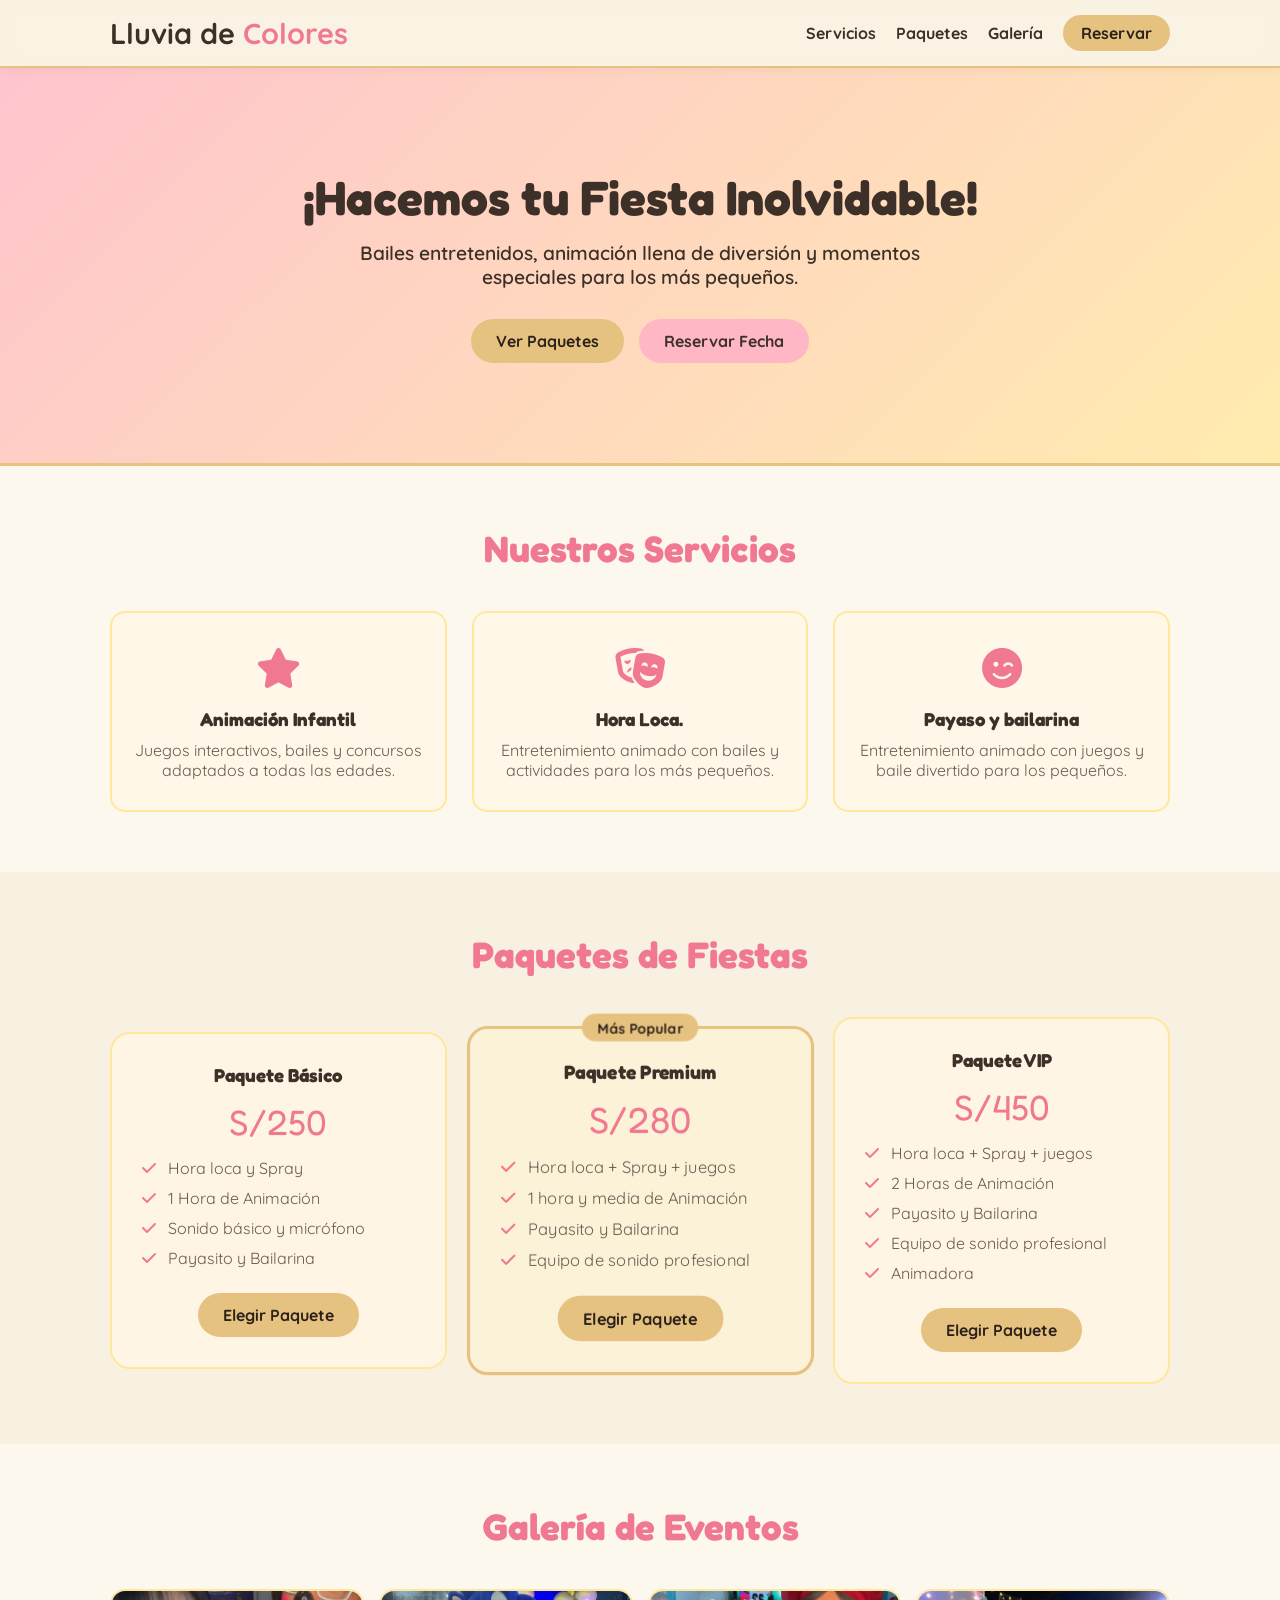
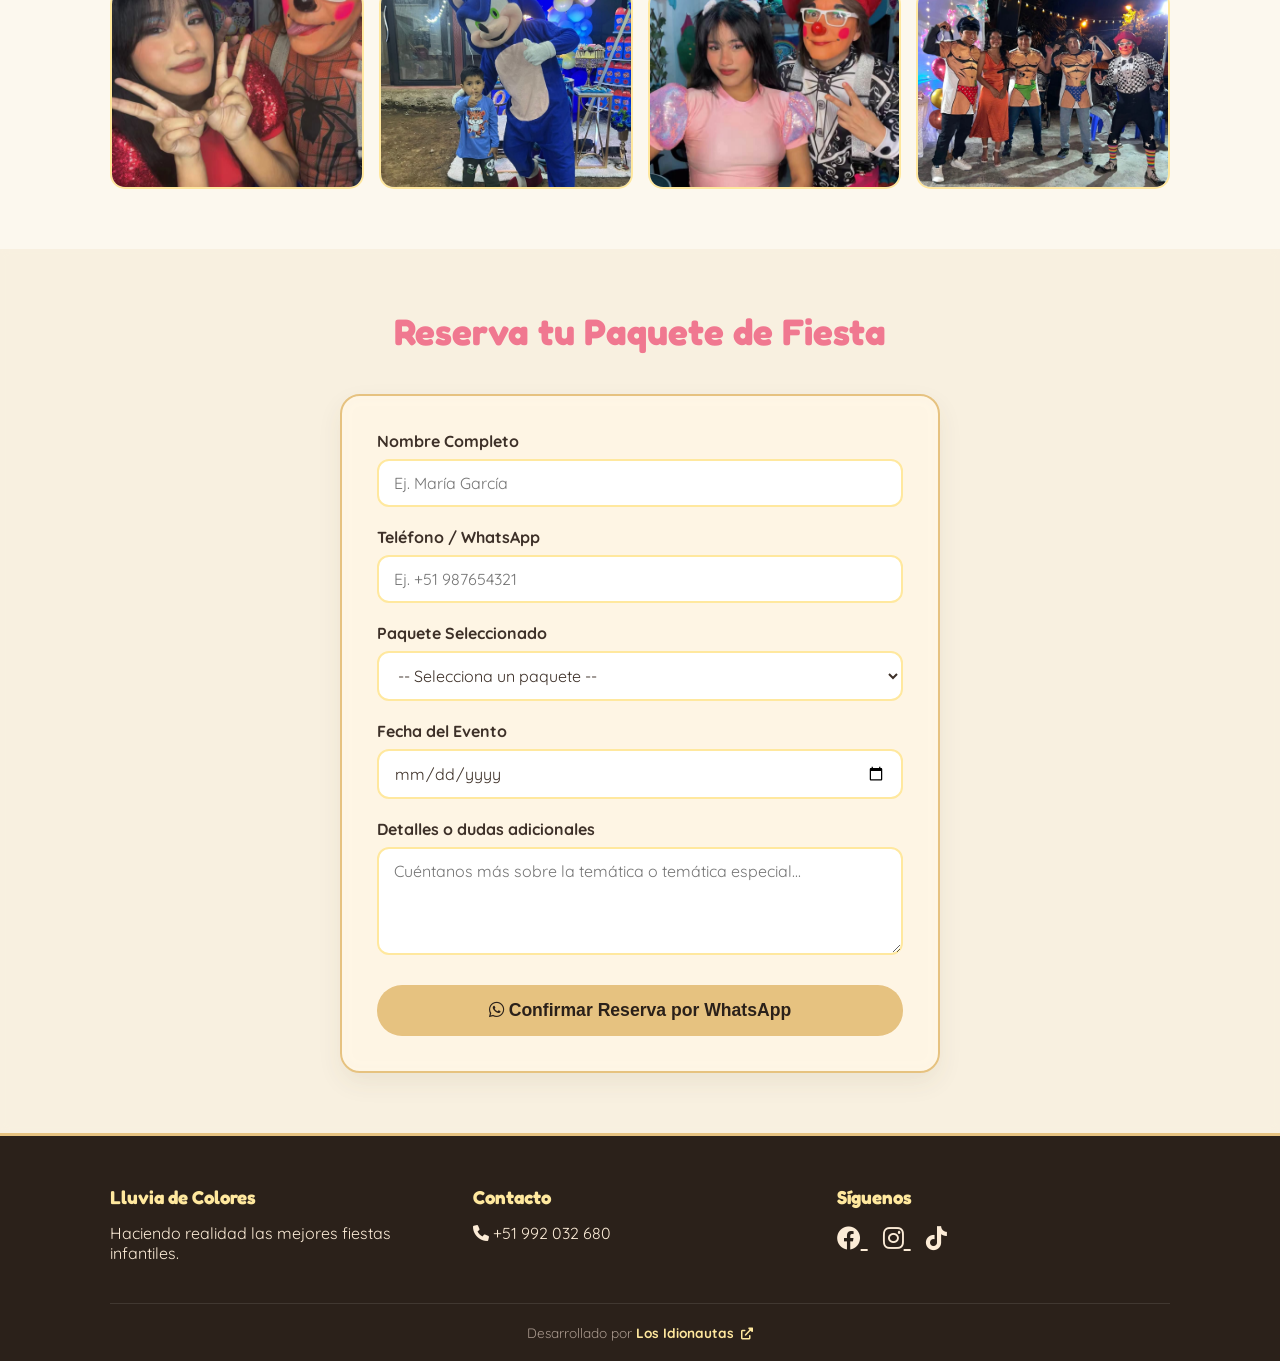
<file: index.html>
<!DOCTYPE html>
<html lang="es">
<head>
  <meta charset="UTF-8" />
  <meta name="viewport" content="width=device-width, initial-scale=1.0" />
  <title>Lluvia de Colores - Eventos Infantiles</title>
  
  <!-- Fuentes Google -->
  <link rel="preconnect" href="https://fonts.googleapis.com">
  <link rel="preconnect" href="https://fonts.gstatic.com" crossorigin>
  <link href="https://fonts.googleapis.com/css2?family=Fredoka:wght@400;600;700&family=Quicksand:wght@500;600;700&display=swap" rel="stylesheet">
  
  <!-- FontAwesome Iconos -->
  <link rel="stylesheet" href="https://cdnjs.cloudflare.com/ajax/libs/font-awesome/6.0.0/css/all.min.css">
  
  <!-- Archivo CSS -->
  <link rel="stylesheet" href="estilo.css" />
</head>
<body>

  <!-- CONTENEDOR CON 20 GOTAS PARA EL FONDO DE LLUVIA -->
  <div class="fondo-lluvia">
    <div class="gota g1"></div>
    <div class="gota g2"></div>
    <div class="gota g3"></div>
    <div class="gota g4"></div>
    <div class="gota g5"></div>
    <div class="gota g6"></div>
    <div class="gota g7"></div>
    <div class="gota g8"></div>
    <div class="gota g9"></div>
    <div class="gota g10"></div>
    <div class="gota g11"></div>
    <div class="gota g12"></div>
    <div class="gota g13"></div>
    <div class="gota g14"></div>
    <div class="gota g15"></div>
    <div class="gota g16"></div>
    <div class="gota g17"></div>
    <div class="gota g18"></div>
    <div class="gota g19"></div>
    <div class="gota g20"></div>
  </div>

  <!-- ENCABEZADO Y NAVEGACIÓN -->
  <header class="header">
    <div class="contenedor nav-container">
      <div class="logo">
        <a href="#">Lluvia de <span>Colores</span></a>
      </div>
      <nav class="nav">
        <ul>
          <li><a href="#servicios">Servicios</a></li>
          <li><a href="#paquetes">Paquetes</a></li>
          <li><a href="#galeria">Galería</a></li>
          <li><a href="#reserva" class="btn-nav">Reservar</a></li>
        </ul>
      </nav>
    </div>
  </header>

  <!-- SECCIÓN HERO BANNER -->
  <section class="hero">
    <div class="contenedor">
      <h1>¡Hacemos tu Fiesta Inolvidable!</h1>
      <p>Bailes entretenidos, animación llena de diversión y momentos especiales para los más pequeños.</p>
      <div class="hero-botones">
        <a href="#paquetes" class="btn btn-primario">Ver Paquetes</a>
        <a href="#reserva" class="btn btn-secundario">Reservar Fecha</a>
      </div>
    </div>
  </section>

  <!-- SECCIÓN SERVICIOS -->
  <section id="servicios" class="seccion">
    <div class="contenedor">
      <h2 class="titulo-seccion">Nuestros Servicios</h2>
      <div class="grid-servicios">
        <div class="tarjeta-servicio">
          <div class="icono"><i class="fas fa-star"></i></div>
          <h3>Animación Infantil</h3>
          <p>Juegos interactivos, bailes y concursos adaptados a todas las edades.</p>
        </div>
        <div class="tarjeta-servicio">
          <div class="icono"><i class="fas fa-masks-theater"></i></div>
          <h3>Hora Loca.</h3>
          <p>Entretenimiento animado con bailes y actividades para los más pequeños.</p>
        </div>
        <div class="tarjeta-servicio">
          <div class="icono"><i class="fas fa-smile-wink"></i></div>
          <h3>Payaso y bailarina</h3>
          <p>Entretenimiento animado con juegos y baile divertido para los pequeños.</p>
        </div>
      </div>
    </div>
  </section>

  <!-- SECCIÓN PAQUETES DE FIESTA -->
  <section id="paquetes" class="seccion bg-rosado">
    <div class="contenedor">
      <h2 class="titulo-seccion">Paquetes de Fiestas</h2>
      <div class="grid-paquetes">

        <!-- PAQUETE BÁSICO -->
        <div class="tarjeta-paquete">
          <h3>Paquete Básico</h3>
          <div class="precio">S/250</div>
          <ul>
            <li><i class="fas fa-check"></i> Hora loca y Spray</li>
            <li><i class="fas fa-check"></i> 1 Hora de Animación</li>
            <li><i class="fas fa-check"></i> Sonido básico y micrófono</li>
            <li><i class="fas fa-check"></i> Payasito y Bailarina</li>
          </ul>
          <a href="#reserva" class="btn btn-primario" onclick="seleccionarPaquete('Básico')">Elegir Paquete</a>
        </div>

        <!-- PAQUETE PREMIUM (DESTACADO) -->
        <div class="tarjeta-paquete destacado">
          <div class="etiqueta">Más Popular</div>
          <h3>Paquete Premium</h3>
          <div class="precio">S/280</div>
          <ul>
            <li><i class="fas fa-check"></i> Hora loca + Spray + juegos</li>
            <li><i class="fas fa-check"></i> 1 hora y media de Animación</li>
            <li><i class="fas fa-check"></i> Payasito y Bailarina</li>
            <li><i class="fas fa-check"></i> Equipo de sonido profesional</li>
          </ul>
          <a href="#reserva" class="btn btn-primario" onclick="seleccionarPaquete('Premium')">Elegir Paquete</a>
        </div>

        <!-- PAQUETE VIP -->
        <div class="tarjeta-paquete">
          <h3>Paquete VIP</h3>
          <div class="precio">S/450</div>
          <ul>
            <li><i class="fas fa-check"></i> Hora loca + Spray + juegos</li>
            <li><i class="fas fa-check"></i> 2 Horas de Animación </li>
            <li><i class="fas fa-check"></i> Payasito y Bailarina</li>
            <li><i class="fas fa-check"></i> Equipo de sonido profesional</li>
            <li><i class="fas fa-check"></i> Animadora</li>
          </ul>
          <a href="#reserva" class="btn btn-primario" onclick="seleccionarPaquete('VIP')">Elegir Paquete</a>
        </div>

      </div>
    </div>
  </section>

  <!-- SECCIÓN GALERÍA -->
  <section id="galeria" class="seccion">
    <div class="contenedor">
      <h2 class="titulo-seccion">Galería de Eventos</h2>
     <div class="grid-galeria">
      <img src="Img/Img 01.jpeg" alt="Fiesta Infantil 1" />
      <img src="Img/Img 02.jpeg" alt="Fiesta Infantil 2" />
      <img src="Img/Img 03.jpeg" alt="Fiesta Infantil 3" />
      <img src="Img/Img 04.jpeg" alt="Fiesta Infantil 4" />
</div>
    </div>
  </section>

  <!-- SECCIÓN DE FORMULARIO DE RESERVA -->
  <section id="reserva" class="seccion bg-rosado">
    <div class="contenedor">
      <h2 class="titulo-seccion">Reserva tu Paquete de Fiesta</h2>
      
      <div class="contenedor-formulario">
        <form id="form-reserva" onsubmit="enviarReserva(event)">
          <div class="grupo-input">
            <label for="nombre">Nombre Completo</label>
            <input type="text" id="nombre" placeholder="Ej. María García" required />
          </div>

          <div class="grupo-input">
            <label for="telefono">Teléfono / WhatsApp</label>
            <input type="tel" id="telefono" placeholder="Ej. +51 987654321" required />
          </div>

          <div class="grupo-input">
            <label for="paquete">Paquete Seleccionado</label>
            <select id="paquete" required>
              <option value="">-- Selecciona un paquete --</option>
              <option value="Básico">Paquete Básico</option>
              <option value="Premium">Paquete Premium</option>
              <option value="VIP">Paquete VIP</option>
            </select>
          </div>

          <div class="grupo-input">
            <label for="fecha">Fecha del Evento</label>
            <input type="date" id="fecha" required />
          </div>

          <div class="grupo-input">
            <label for="mensaje">Detalles o dudas adicionales</label>
            <textarea id="mensaje" rows="4" placeholder="Cuéntanos más sobre la temática o temática especial..."></textarea>
          </div>

          <button type="submit" class="btn btn-primario btn-bloque">
            <i class="fab fa-whatsapp"></i> Confirmar Reserva por WhatsApp
          </button>
        </form>
      </div>
    </div>
  </section>

  <!-- PIE DE PÁGINA -->
 <footer id="contacto" class="footer">
    <div class="contenedor">
      <div class="row-footer">
        <div>
          <h3>Lluvia de Colores</h3>
          <p>Haciendo realidad las mejores fiestas infantiles.</p>
        </div>
        <div>
          <h3>Contacto</h3>
          <ul>
            <li><i class="fas fa-phone"></i> +51 992 032 680</li>
          </ul>
        </div>
        <div>
          <h3>Síguenos</h3>
          <div class="redes">
            <a href="https://www.facebook.com/share/17jRXGov1W/" target="_blank" rel="noopener noreferrer">
              <i class="fab fa-facebook"></i>
            </a>
            <a href="https://www.instagram.com/lluv.iadecoloresvip?stkn=NzIxcTVuM25yc3Jp" target="_blank" rel="noopener noreferrer">
              <i class="fab fa-instagram"></i>
            </a>
            <a href="https://www.tiktok.com/@lluviadecolores13?_r=1&_t=ZS-99yl6eAAWwi" target="_blank" rel="noopener noreferrer">
              <i class="fab fa-tiktok"></i>
            </a>
          </div>
        </div>
      </div>
        <div class="barra-footer">
<p class="creditos">
  Desarrollado por 
  <a href="portafolio.html" target="_blank">
        Los Idionautas <i class="fas fa-external-link-alt"></i>
      </a>
    </p>
  </div>
      </div>
    </div>
  </footer>
</file>
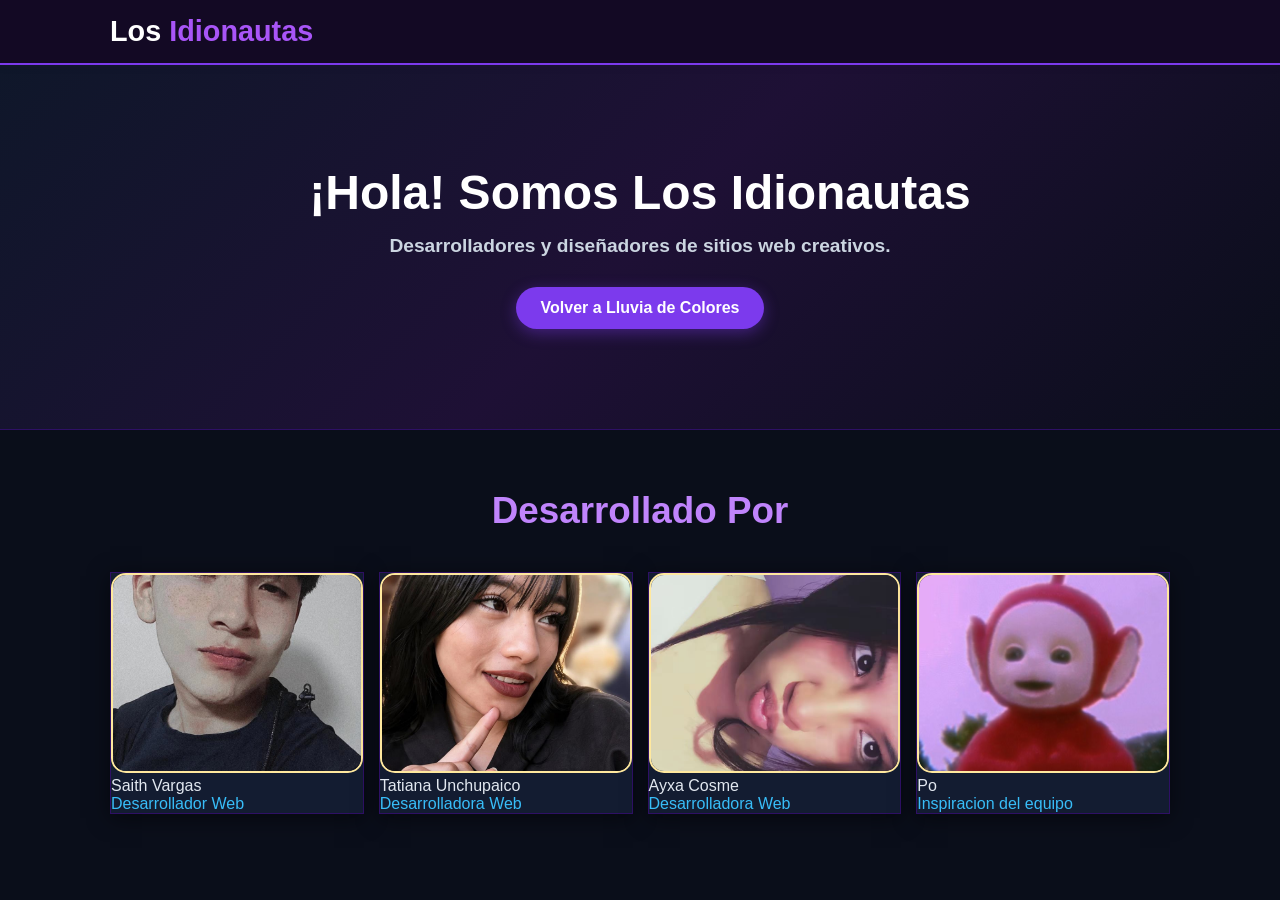
<file: portafolio.html>
<!DOCTYPE html>
<html lang="es">
<head>
  <meta charset="UTF-8" />
  <meta name="viewport" content="width=device-width, initial-scale=1.0" />
  <title>Desarrollado por Los Idionautas</title>
  
  <!-- Enlace a los mismos estilos si quieres mantener el diseño -->
  <link rel="stylesheet" href="estilo.css" />
</head>
<body class="portafolio-dev">

  <!-- TODO LO QUE VAYA AQUÍ ADENTRO SÍ SE MOSTRARÁ EN LA PÁGINA -->
  <header class="header">
    <div class="contenedor nav-container">
      <div class="logo">
        <a href="#">Los <span>Idionautas</span></a>
      </div>
    </div>
  </header>

  <section class="hero">
    <div class="contenedor">
      <h1>¡Hola! Somos Los Idionautas</h1>
      <p>Desarrolladores y diseñadores de sitios web creativos.</p>
      <a href="index.html" class="btn btn-primario">Volver a Lluvia de Colores</a>
    </div>
  </section>

</body>
</html>

 </section>

  <!-- Desarrollado Por -->
  <section id="Desarrollado Por" class="seccion">
    <div class="contenedor">
      <h2 class="titulo-seccion">Desarrollado Por</h2>
      <div class="grid-galeria">

        <!-- Integrante 1 -->
        <div class="tarjeta-equipo">
            <img src="Img/ds 02.jpeg" alt="Fiesta Infantil 1" />
            <div class="info-equipo"
            <h3></h3>Saith Vargas</h3>
            <p>Desarrollador Web</p>
        </div>
     </div> 

       <!-- Integrante 2 -->
        <div class="tarjeta-equipo">
            <img src="Img/Ds 01.jpeg" alt="Fiesta Infantil 1" />
            <div class="info-equipo"
            <h3></h3>Tatiana Unchupaico</h3>
            <p>Desarrolladora Web</p>
        </div>
     </div>

      <!-- Integrante 3 -->
        <div class="tarjeta-equipo">
            <img src="Img/Ds 03.jpeg" alt="Fiesta Infantil 1" />
            <div class="info-equipo"
            <h3></h3>Ayxa Cosme</h3>
            <p>Desarrolladora Web</p>
        </div>
     </div>

      <!-- Integrante 3 -->
        <div class="tarjeta-equipo">
            <img src="Img/Ds 04.jpg" alt="Fiesta Infantil 1" />
            <div class="info-equipo"
            <h3></h3>Po</h3>
            <p>Inspiracion del equipo</p>
        </div>
     </div>

    </div>
    </div>
  </section>
</file>
<file: estilo.css>
/* PALETA DE COLORES: ROSA PASTEL & AMARILLO MANTEQUILLA (CON LLUVIA DESTACADA) */
:root {
  --bg-crema-mantequilla: #fcf8ee;
  --bg-crema-medio: #f7eedb;
  --bg-tarjeta: rgba(255, 247, 230, 0.9);
  --bg-header: rgba(250, 242, 225, 0.95);
  --rosa-pastel: #ffb7c5;
  --rosa-intenso: #f07890;
  --dorado-mantequilla: #e6c280;
  --amarillo-suave: #ffe89e;
  --texto-oscuro: #3d3028;
  --texto-suave: #6b5c52;
}

/* RESET BÁSICO Y FUENTES */
* {
  margin: 0;
  padding: 0;
  box-sizing: border-box;
}

body {
  font-family: 'Quicksand', sans-serif;
  color: var(--texto-suave);
  background-color: var(--bg-crema-mantequilla);
  position: relative;
  overflow-x: hidden;
}

h1, h2, h3 {
  font-family: 'Fredoka', sans-serif;
}

/* ==========================================
   ANIMACIÓN DE LLUVIA MÁS VISIBLE Y BRILLANTE
   ========================================== */
.fondo-lluvia {
  position: fixed;
  top: 0;
  left: 0;
  width: 100%;
  height: 100vh;
  z-index: -1;
  overflow: hidden;
  pointer-events: none;
}

.gota {
  position: absolute;
  top: -150px;
  width: 3.5px;
  height: 110px;
  background: linear-gradient(
    to bottom,
    transparent,
    var(--rosa-intenso) 40%,
    #e28a00 100%
  );
  opacity: 0.95;
  border-radius: 50%;
  filter: drop-shadow(0px 0px 4px rgba(240, 120, 144, 0.8));
  animation: caerLluviaRapida linear infinite;
}

/* TIEMPOS Y POSICIONES DE LAS 20 GOTAS */
.g1  { left: 5%;   animation-duration: 0.9s; animation-delay: 0s;   height: 130px; }
.g2  { left: 12%;  animation-duration: 1.2s; animation-delay: 0.3s; height: 100px; }
.g3  { left: 18%;  animation-duration: 0.8s; animation-delay: 0.6s; height: 150px; }
.g4  { left: 25%;  animation-duration: 1.1s; animation-delay: 0.1s; height: 110px; }
.g5  { left: 32%;  animation-duration: 1.3s; animation-delay: 0.5s; height: 120px; }
.g6  { left: 38%;  animation-duration: 0.9s; animation-delay: 0.2s; height: 140px; }
.g7  { left: 44%;  animation-duration: 1.0s; animation-delay: 0.7s; height: 105px; }
.g8  { left: 50%;  animation-duration: 1.2s; animation-delay: 0.4s; height: 135px; }
.g9  { left: 56%;  animation-duration: 0.8s; animation-delay: 0.8s; height: 125px; }
.g10 { left: 62%;  animation-duration: 1.1s; animation-delay: 0.2s; height: 115px; }
.g11 { left: 68%;  animation-duration: 0.9s; animation-delay: 0.5s; height: 145px; }
.g12 { left: 74%;  animation-duration: 1.3s; animation-delay: 0.1s; height: 95px;  }
.g13 { left: 80%;  animation-duration: 1.0s; animation-delay: 0.6s; height: 150px; }
.g14 { left: 86%;  animation-duration: 0.8s; animation-delay: 0.3s; height: 120px; }
.g15 { left: 92%;  animation-duration: 1.2s; animation-delay: 0.7s; height: 110px; }
.g16 { left: 8%;   animation-duration: 1.0s; animation-delay: 0.4s; height: 130px; }
.g17 { left: 28%;  animation-duration: 0.9s; animation-delay: 0.8s; height: 100px; }
.g18 { left: 48%;  animation-duration: 1.1s; animation-delay: 0.3s; height: 140px; }
.g19 { left: 65%;  animation-duration: 0.8s; animation-delay: 0.9s; height: 115px; }
.g20 { left: 83%;  animation-duration: 1.2s; animation-delay: 0.5s; height: 125px; }

@keyframes caerLluviaRapida {
  0% {
    transform: translateY(-150px) translateX(0) rotate(-12deg);
    opacity: 0;
  }
  20% {
    opacity: 1;
  }
  100% {
    transform: translateY(110vh) translateX(-80px) rotate(-12deg);
    opacity: 0.2;
  }
}

/* ==========================================
   ESTRUCTURA GENERAL DEL SITIO
   ========================================== */
.contenedor {
  max-width: 1100px;
  margin: 0 auto;
  padding: 0 20px;
}

.seccion {
  padding: 60px 0;
}

.titulo-seccion {
  text-align: center;
  font-size: 2.3rem;
  color: var(--rosa-intenso);
  margin-bottom: 40px;
}

.bg-rosado {
  background-color: rgba(247, 238, 219, 0.75);
  backdrop-filter: blur(4px);
}

/* ENCABEZADO */
.header {
  background-color: var(--bg-header);
  backdrop-filter: blur(10px);
  border-bottom: 2px solid var(--dorado-mantequilla);
  position: sticky;
  top: 0;
  z-index: 100;
  box-shadow: 0 2px 10px rgba(61, 48, 40, 0.05);
}

.nav-container {
  display: flex;
  justify-content: space-between;
  align-items: center;
  padding: 15px 20px;
}

.logo a {
  font-size: 1.8rem;
  font-weight: 700;
  color: var(--texto-oscuro);
  text-decoration: none;
}

.logo span {
  color: var(--rosa-intenso);
}

.nav ul {
  display: flex;
  list-style: none;
  gap: 20px;
  align-items: center;
}

.nav a {
  text-decoration: none;
  color: var(--texto-oscuro);
  font-weight: 700;
  transition: color 0.3s;
}

.nav a:hover {
  color: var(--rosa-intenso);
}

.btn-nav {
  background-color: var(--dorado-mantequilla);
  color: #2b211a !important;
  padding: 8px 18px;
  border-radius: 20px;
  font-weight: 800;
}

/* HERO BANNER */
.hero {
  background: linear-gradient(135deg, rgba(255, 183, 197, 0.8) 0%, rgba(255, 232, 158, 0.8) 100%);
  backdrop-filter: blur(3px);
  text-align: center;
  padding: 100px 20px;
  color: var(--texto-oscuro);
  border-bottom: 3px solid var(--dorado-mantequilla);
}

.hero h1 {
  font-size: 3rem;
  color: var(--texto-oscuro);
  margin-bottom: 15px;
}

.hero p {
  font-size: 1.2rem;
  max-width: 650px;
  margin: 0 auto 30px auto;
  color: var(--texto-oscuro);
  font-weight: 600;
}

.hero-botones {
  display: flex;
  justify-content: center;
  gap: 15px;
  flex-wrap: wrap;
}

/* BOTONES */
.btn {
  display: inline-block;
  padding: 12px 25px;
  border-radius: 25px;
  text-decoration: none;
  font-weight: 800;
  transition: all 0.3s ease;
}

.btn:hover {
  transform: translateY(-3px);
  box-shadow: 0 4px 12px rgba(230, 194, 128, 0.4);
}

.btn-primario {
  background-color: var(--dorado-mantequilla);
  color: #2b211a;
}

.btn-secundario {
  background-color: var(--rosa-pastel);
  color: var(--texto-oscuro);
}

.btn-whatsapp {
  background-color: #25d366;
  color: #ffffff;
}

/* SERVICIOS */
.grid-servicios {
  display: grid;
  grid-template-columns: repeat(auto-fit, minmax(220px, 1fr));
  gap: 25px;
}

.tarjeta-servicio {
  background: var(--bg-tarjeta);
  backdrop-filter: blur(6px);
  border: 2px solid var(--amarillo-suave);
  border-radius: 15px;
  padding: 30px 20px;
  text-align: center;
  transition: transform 0.3s, border-color 0.3s;
}

.tarjeta-servicio:hover {
  transform: translateY(-5px);
  border-color: var(--dorado-mantequilla);
}

.tarjeta-servicio .icono {
  font-size: 2.5rem;
  color: var(--rosa-intenso);
  margin-bottom: 15px;
}

.tarjeta-servicio h3 {
  margin-bottom: 10px;
  color: var(--texto-oscuro);
}

/* PAQUETES */
.grid-paquetes {
  display: grid;
  grid-template-columns: repeat(auto-fit, minmax(260px, 1fr));
  gap: 25px;
  align-items: center;
}

.tarjeta-paquete {
  background: var(--bg-tarjeta);
  backdrop-filter: blur(6px);
  border: 2px solid var(--amarillo-suave);
  border-radius: 20px;
  padding: 30px;
  text-align: center;
  position: relative;
}

.tarjeta-paquete.destacado {
  background: rgba(253, 243, 216, 0.95);
  border: 3px solid var(--dorado-mantequilla);
  transform: scale(1.03);
}

.etiqueta {
  position: absolute;
  top: -15px;
  left: 50%;
  transform: translateX(-50%);
  background: var(--dorado-mantequilla);
  color: #2b211a;
  padding: 5px 15px;
  border-radius: 15px;
  font-weight: bold;
  font-size: 0.85rem;
}

.precio {
  font-size: 2.2rem;
  font-family: 'Fredoka', sans-serif;
  color: var(--rosa-intenso);
  margin: 15px 0;
}

.tarjeta-paquete h3 {
  color: var(--texto-oscuro);
}

.tarjeta-paquete ul {
  list-style: none;
  margin-bottom: 25px;
  text-align: left;
}

.tarjeta-paquete li {
  margin-bottom: 10px;
}

.tarjeta-paquete i {
  color: var(--rosa-intenso);
  margin-right: 8px;
}

/* GALERÍA */
.grid-galeria {
  display: grid;
  grid-template-columns: repeat(auto-fit, minmax(220px, 1fr));
  gap: 15px;
}

.grid-galeria img {
  width: 100%;
  height: 200px;
  object-fit: cover;
  border-radius: 15px;
  border: 2px solid var(--amarillo-suave);
  transition: transform 0.3s;
}

.grid-galeria img:hover {
  transform: scale(1.02);
}

/* FOOTER */
.footer {
  background-color: #2b211a;
  color: #fcecd7;
  padding: 50px 0 20px 0;
  border-top: 3px solid var(--dorado-mantequilla);
}

.row-footer {
  display: grid;
  grid-template-columns: repeat(auto-fit, minmax(220px, 1fr));
  gap: 30px;
  margin-bottom: 40px;
}

.row-footer h3 {
  color: var(--amarillo-suave);
  margin-bottom: 15px;
}

.row-footer ul {
  list-style: none;
}

.row-footer li {
  margin-bottom: 10px;
}

.redes a {
  color: #fcecd7;
  font-size: 1.5rem;
  margin-right: 15px;
  transition: color 0.3s;
}

.redes a:hover {
  color: var(--amarillo-suave);
}

.barra-footer {
  text-align: center;
  border-top: 1px solid rgba(255, 255, 255, 0.1);
  padding-top: 20px;
  font-size: 0.9rem;
  color: #a8988d;
}

/* ==========================================
   ESTILOS DEL FORMULARIO DE RESERVA
   ========================================== */
.contenedor-formulario {
  max-width: 600px;
  margin: 0 auto;
  background: var(--bg-tarjeta);
  backdrop-filter: blur(8px);
  border: 2px solid var(--dorado-mantequilla);
  padding: 35px;
  border-radius: 20px;
  box-shadow: 0 10px 25px rgba(61, 48, 40, 0.08);
}

.grupo-input {
  margin-bottom: 20px;
  display: flex;
  flex-direction: column;
  text-align: left;
}

.grupo-input label {
  font-weight: 700;
  margin-bottom: 8px;
  color: var(--texto-oscuro);
}

.grupo-input input,
.grupo-input select,
.grupo-input textarea {
  width: 100%;
  padding: 12px 15px;
  border: 2px solid var(--amarillo-suave);
  border-radius: 12px;
  background-color: #ffffff;
  font-family: inherit;
  font-size: 1rem;
  color: var(--texto-oscuro);
  outline: none;
  transition: border-color 0.3s;
}

.grupo-input input:focus,
.grupo-input select:focus,
.grupo-input textarea:focus {
  border-color: var(--rosa-intenso);
}

.btn-bloque {
  width: 100%;
  border: none;
  cursor: pointer;
  font-size: 1.1rem;
  padding: 15px;
  margin-top: 10px;
}

/* ESTILOS PARA "DESARROLLADO POR" */
.barra-footer {
  display: flex;
  flex-direction: column;
  align-items: center;
  gap: 5px;
}

.creditos {
  font-size: 0.85rem;
  color: #a8988d;
}

.creditos a {
  color: var(--amarillo-suave);
  text-decoration: none;
  font-weight: 700;
  transition: color 0.3s ease;
}

.creditos a:hover {
  color: var(--rosa-pastel);
  text-decoration: underline;
}

.creditos i {
  font-size: 0.75rem;
  margin-left: 3px;
}

/* ==========================================
   PALETA MORADO NOCHE & AZUL NOCHE (PORTAFOLIO)
   ========================================== */

/* Fondo general en azul noche muy profundo y texto claro */
body.portafolio-dev {
  background-color: #0a0e1a; /* Azul noche profundo */
  color: #e2e8f0;
}

/* Header en morado noche oscuro */
body.portafolio-dev .header {
  background-color: #130924; /* Morado noche */
  border-bottom: 2px solid #7c3aed; /* Borde violeta brillante */
}

/* Logo con acento morado y azul neón */
body.portafolio-dev .logo a {
  color: #ffffff;
}

body.portafolio-dev .logo a span {
  color: #a855f7; /* Morado brillante */
}

/* Banner Hero con degradado de Azul Noche a Morado Noche */
body.portafolio-dev .hero {
  background: linear-gradient(135deg, #0f172a 0%, #1e1035 50%, #0a0e1a 100%);
  border-bottom: 1px solid #2e1065;
}

body.portafolio-dev .hero h1 {
  color: #ffffff;
}

body.portafolio-dev .hero p {
  color: #cbd5e1;
}

/* Botón principal en morado vibrante con texto blanco */
body.portafolio-dev .btn-primario {
  background-color: #7c3aed;
  color: #ffffff;
  font-weight: bold;
  box-shadow: 0 4px 15px rgba(124, 58, 237, 0.4);
}

body.portafolio-dev .btn-primario:hover {
  background-color: #6d28d9;
  box-shadow: 0 6px 20px rgba(124, 58, 237, 0.6);
}

/* Títulos principales en azul neón / morado claro */
body.portafolio-dev h2,
body.portafolio-dev .titulo-seccion {
  color: #c084fc;
}

/* Tarjetas de integrantes en mezcla de azul y morado noche */
body.portafolio-dev .tarjeta-equipo {
  background-color: #131c31; /* Tarjeta en azul noche */
  border: 1px solid #2e1065;   /* Borde morado noche */
  box-shadow: 0 4px 20px rgba(0, 0, 0, 0.5);
}

body.portafolio-dev .info-equipo h3 {
  color: #ffffff;
}

body.portafolio-dev .info-equipo p {
  color: #38bdf8; /* Azul claro/neón para destacar el rol */
}
</file>
